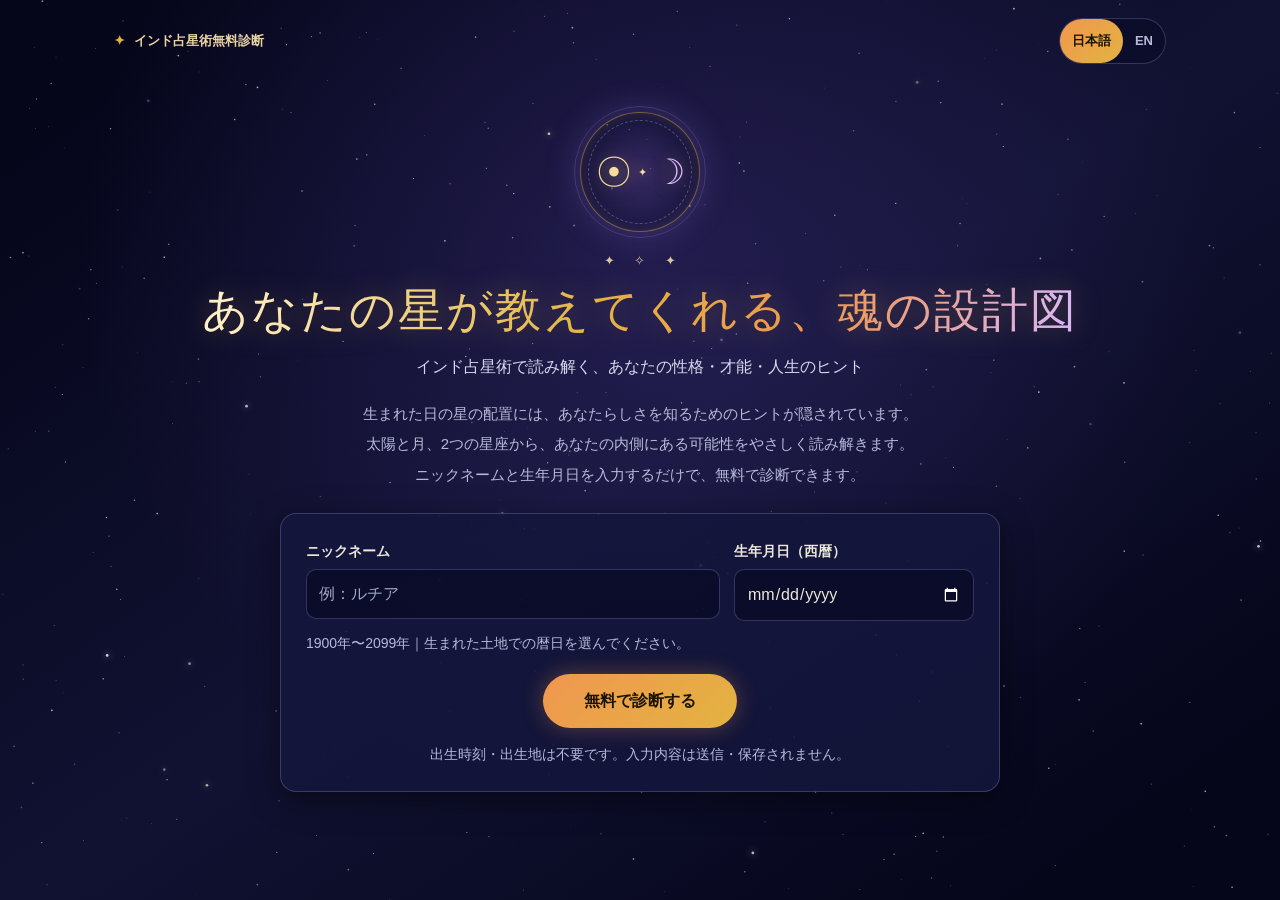
<file: index.html>
<!doctype html>
<html lang="ja">
  <head>
    <meta charset="UTF-8">
    <meta name="viewport" content="width=device-width, initial-scale=1">
    <meta name="description" content="ニックネームと生年月日だけで、インド占星術の太陽星座・月星座から性格や才能、人生のヒントを読み解く無料診断。">
    <meta name="theme-color" content="#05061a">
    <script id="local-file-entry">
      if (location.protocol === 'file:') location.replace('./起動.html');
    </script>
    <title>インド占星術無料診断｜あなたの星が教えてくれる、魂の設計図</title>
    <script type="module" crossorigin src="./assets/index-Cb4sEbPh.js"></script>
    <link rel="stylesheet" crossorigin href="./assets/index-D6O1eo3Q.css">
  </head>
  <body>
    <div id="root"></div>
    <noscript>診断を使うには、ブラウザの JavaScript を有効にしてください。</noscript>
  </body>
</html>
</file>
<file: assets/index-D6O1eo3Q.css>
:root{color-scheme:dark;--bg: #05061a;--surface: rgba(20, 22, 60, .88);--text: #ece8dc;--muted: #b7bbd9;--line: rgba(190, 180, 255, .23);--gold: #e3b341;--saffron: #f0974f;--violet: #b48cff;--shadow: 0 8px 32px rgba(0, 0, 0, .45);font-family:Hiragino Sans,Yu Gothic UI,Yu Gothic,Meiryo,Segoe UI,sans-serif;background:var(--bg);color:var(--text)}*{box-sizing:border-box}body{margin:0;font-size:16px;line-height:1.75}button,input{font:inherit}button,summary{cursor:pointer}p,h1,h2{margin:0}:focus-visible{outline:2px solid #f8d990;outline-offset:4px}h1:focus{outline:none}.sky{position:fixed;inset:0;width:100%;height:100%;pointer-events:none;background:radial-gradient(ellipse at 51% 29%,rgba(74,55,145,.34),transparent 62%),linear-gradient(145deg,#05061a 9%,#111232 51%,#05061a 90%)}.page{position:relative}.top-bar{max-width:1100px;margin:auto;padding:16px;display:flex;align-items:center;justify-content:space-between;gap:10px}.app-name{color:#e9d2a4;font-size:.82rem;font-weight:700}.app-name span{color:var(--gold);margin-right:5px}.languages{display:flex;flex-shrink:0;border:1px solid var(--line);border-radius:999px;background:#0a0c28b8}.languages button{padding:6px 12px;min-height:44px;border-radius:999px;border:0;color:var(--muted);background:transparent;font-size:.8125rem;font-weight:700}.languages button[aria-pressed=true]{background:linear-gradient(135deg,var(--saffron),var(--gold));color:#1a1300}.wrap{max-width:920px;margin:0 auto;padding:0 16px 52px}.hero{text-align:center;padding:20px 0 23px}.astral-mark{position:relative;isolation:isolate;margin:0 auto 18px;width:120px;height:120px;display:flex;justify-content:center;align-items:center;gap:7px;border:1px solid rgba(227,179,65,.46);border-radius:50%;background:radial-gradient(circle,rgba(139,99,189,.24),rgba(20,22,60,.26) 62%,transparent);box-shadow:0 0 36px #b48cff3d,inset 0 0 15px #e3b3411c;color:#f6df9c;font:35px/1 Georgia,Segoe UI Symbol,serif;text-shadow:0 0 16px rgba(227,179,65,.52)}.astral-mark:before,.astral-mark:after{content:"";position:absolute;inset:7px;border:1px dashed rgba(190,180,255,.34);border-radius:50%}.astral-mark:after{inset:-7px;border-style:solid;border-color:#beb4ff2b}.astral-mark span:nth-child(2){font-size:11px;animation:twinkle 4s ease-in-out infinite alternate}.astral-mark span:last-child{color:#d9bbff}.orn{color:#d8c79a;letter-spacing:.6em;padding-left:.6em;font-size:13px;margin-bottom:7px}.hero h1{font-family:Georgia,Yu Mincho,Hiragino Mincho ProN,serif;font-weight:400;font-size:clamp(1.7rem,5vw,2.85rem);line-height:1.34;letter-spacing:.045em;text-wrap:balance;color:#f6e3a1;background:linear-gradient(100deg,#fff4cf,#e3b341 45%,#f0974f 70%,#d8b8ff);-webkit-background-clip:text;background-clip:text;-webkit-text-fill-color:transparent;filter:drop-shadow(0 0 14px rgba(227,179,65,.32))}.subtitle{margin-top:12px;color:#d7d9ee;font-size:1rem;text-wrap:balance}.intro{margin-top:20px;font-size:.94rem;color:var(--muted)}.intro p+p{margin-top:4px}.card{background:var(--surface);border:1px solid var(--line);border-radius:16px;box-shadow:var(--shadow);padding:20px}.birth-form{max-width:720px;margin:0 auto;text-align:center}fieldset{padding:0;margin:0;border:0;min-inline-size:0}.fields{display:grid;gap:14px;text-align:left}.fields>div{min-width:0}label{display:block;font-size:.875rem;font-weight:700;margin-bottom:6px}input{display:block;width:100%;min-width:0;min-height:48px;border-radius:10px;border:1px solid var(--line);background:#080a22a6;color:var(--text);padding:10px 12px}input[type=date]{appearance:auto}input::-webkit-date-and-time-value{text-align:left}input::placeholder{color:#a2a7c6}[aria-invalid=true]{border-color:#ffa99b}.date-hint,.privacy,.reading-note{color:var(--muted);font-size:.875rem}.date-hint{text-align:left;margin:10px 0 18px}.privacy{margin-top:14px}.error{color:#ffc3b9;font-size:.875rem;margin-top:6px}.btn{display:inline-flex;justify-content:center;align-items:center;min-height:48px;gap:8px;padding:12px 20px;border-radius:999px;border:1px solid transparent;text-decoration:none;text-align:center;font-weight:700;max-width:100%}.btn-main{background:linear-gradient(135deg,var(--saffron),var(--gold));color:#1a1300;padding-inline:clamp(18px,5vw,40px);box-shadow:0 0 22px #f0974f54;font-size:1rem}.btn-main:hover{filter:brightness(1.08)}.btn-main:disabled{opacity:.64;cursor:wait}.btn-sub{border-color:var(--line);color:var(--text);background:#ffffff0f}.btn-sub:hover{background:#ffffff21}.loading{margin-top:12px;color:#f6e3a1}.loading span{display:inline-block;animation:twinkle .4s ease-in-out infinite alternate}@keyframes twinkle{0%{opacity:.48}to{opacity:1}}.reading-header{text-align:center;margin:12px 0 20px;padding:16px 12px;border-block:1px solid rgba(227,179,65,.55)}.reading-header h1{color:#f6e3a1;font-size:clamp(1.4rem,4.8vw,2rem);text-shadow:0 0 14px rgba(227,179,65,.35);overflow-wrap:anywhere}.reading-header p{color:var(--muted);margin-top:4px}.sign-grid{display:grid;gap:14px}.card h2{font-size:1.125rem;line-height:1.45}.sign-card h2{color:#f6db91}.sign-card.moon h2{color:#e0c8ff}.sign-list{display:flex;flex-wrap:wrap;gap:9px;list-style:none;margin:12px 0;padding:0}.sign-list li{border:1px solid var(--line);border-radius:10px;background:#080a228c;padding:5px 11px}.sign-list strong{display:block;font-size:1.12rem}.sign-list li>span{display:block;color:var(--muted);font-size:.85rem}.candidate-note{margin-top:8px;color:#ebd6a8;font-size:.88rem}.reading-note{margin:12px 2px 20px}.theme-card{margin-top:14px}.theme-card h2{border-left:4px solid var(--gold);padding-left:10px;margin-bottom:11px;display:flex;gap:9px;align-items:center}.theme-card h2 span{color:#f6db91}.variants{list-style:none;padding:0;margin:12px 0 0}.variants li{border-top:1px dashed var(--line);padding-top:8px;margin-top:8px}.variants strong{color:#e2cefe;font-size:.9rem}details{margin-top:12px}summary{color:#f6db91;min-height:44px;padding:8px 0}.session{margin-top:25px;text-align:center;border-color:#e3b3416b;background:radial-gradient(ellipse at top,#76489257,#14163cde 80%)}.session h2{color:#f6e3a1;margin-bottom:15px}.session p+p{margin-top:8px}.price{display:block;margin:20px 0 10px;font-size:1.25rem;color:#f6e3a1}.notes{color:var(--muted);font-size:.875rem;margin:22px 4px}.actions{display:flex;justify-content:center;flex-wrap:wrap;gap:10px}.sr-only{position:absolute;width:1px;height:1px;overflow:hidden;clip-path:inset(50%)}@media(min-width:641px){.top-bar{padding:18px 24px}.hero{padding-block:30px 25px}.fields{grid-template-columns:1fr 240px}.sign-grid{grid-template-columns:1fr 1fr}.birth-form,.session{padding:25px}}@media(prefers-reduced-motion:reduce){*,*:before,*:after{animation:none!important}}@media(forced-colors:active){.hero h1{background:none;color:CanvasText;-webkit-text-fill-color:currentColor}}@media print{:root{color-scheme:light;background:#fff;color:#1b1821}.sky,.top-bar,.actions,.btn,.orn{display:none}.wrap{max-width:none;padding:0}.card,.sign-list li{background:#fff;box-shadow:none;border-color:#a69db6}.card{break-inside:avoid}.reading-header{margin-top:0}.reading-header h1{text-shadow:none}.reading *,.reading .sign-card h2,.reading .price{color:#21152b}.notes{font-size:.85rem}}.hero h1 span{display:inline-block}@media(max-width:640px){.hero{padding-block:15px 19px}.astral-mark{width:86px;height:86px;margin-bottom:13px;font-size:28px}.hero h1{font-size:clamp(1.28rem,6.2vw,2rem)}.subtitle{text-wrap:pretty;font-size:.94rem}.intro{margin-top:14px;font-size:.9rem;text-wrap:pretty}}@media print{.reading details::details-content{content-visibility:visible}}
</file>
